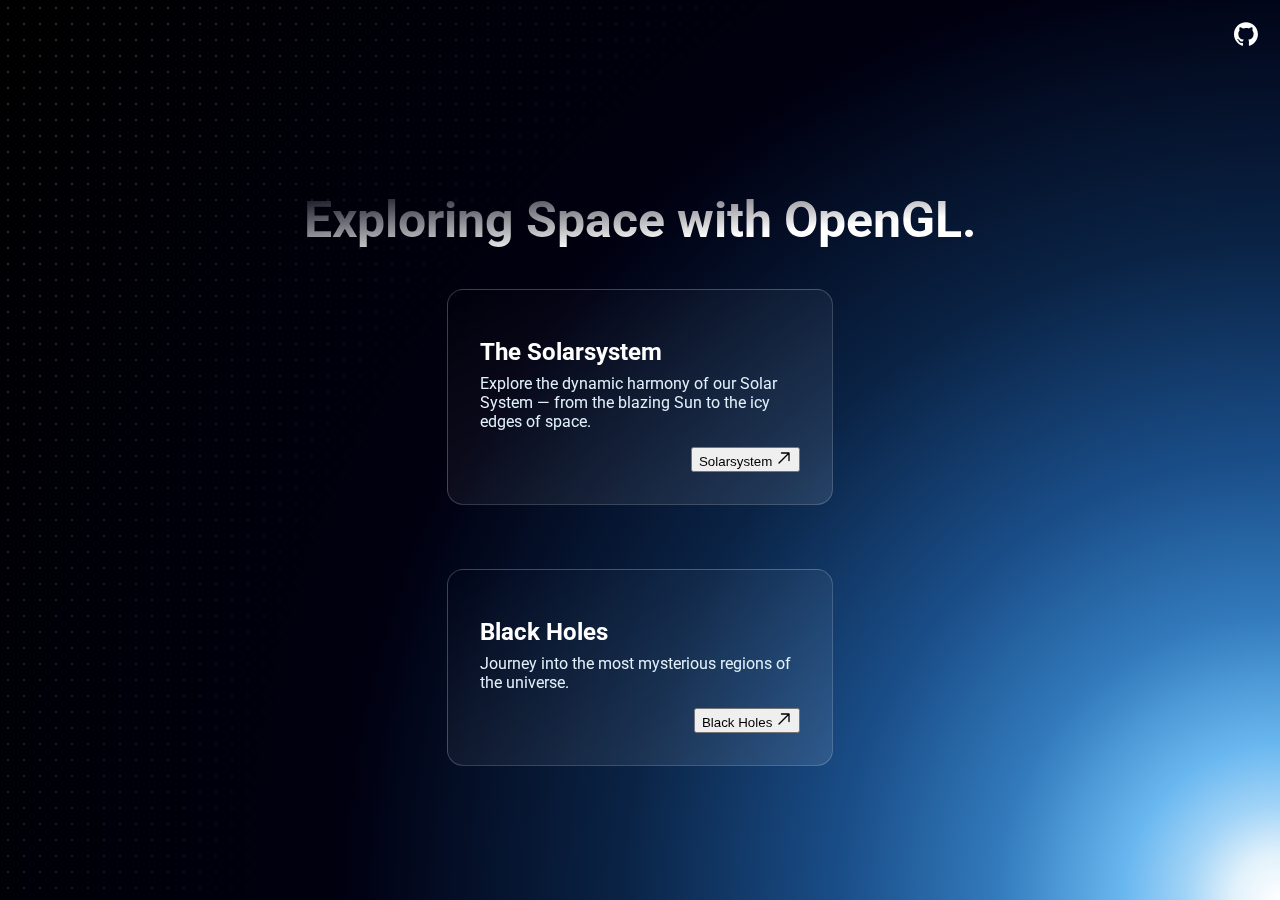
<file: index.html>
<!DOCTYPE html>
<html lang="en">
<head>
    <meta charset="UTF-8">
    <title>OpenGL Demo</title>
    <link rel="stylesheet" href="css/style.css">
    <meta name="viewport" content="width=device-width, initial-scale=1.0">
</head>
<body>
<header>
    <a class="icon-button" href="https://github.com/Adrian-Hansen-dev/opengl-space-demo"><svg class="icon" width="24" height="24" viewBox="0 0 98 96" xmlns="http://www.w3.org/2000/svg"><path fill-rule="evenodd" clip-rule="evenodd" d="M48.854 0C21.839 0 0 22 0 49.217c0 21.756 13.993 40.172 33.405 46.69 2.427.49 3.316-1.059 3.316-2.362 0-1.141-.08-5.052-.08-9.127-13.59 2.934-16.42-5.867-16.42-5.867-2.184-5.704-5.42-7.17-5.42-7.17-4.448-3.015.324-3.015.324-3.015 4.934.326 7.523 5.052 7.523 5.052 4.367 7.496 11.404 5.378 14.235 4.074.404-3.178 1.699-5.378 3.074-6.6-10.839-1.141-22.243-5.378-22.243-24.283 0-5.378 1.94-9.778 5.014-13.2-.485-1.222-2.184-6.275.486-13.038 0 0 4.125-1.304 13.426 5.052a46.97 46.97 0 0 1 12.214-1.63c4.125 0 8.33.571 12.213 1.63 9.302-6.356 13.427-5.052 13.427-5.052 2.67 6.763.97 11.816.485 13.038 3.155 3.422 5.015 7.822 5.015 13.2 0 18.905-11.404 23.06-22.324 24.283 1.78 1.548 3.316 4.481 3.316 9.126 0 6.6-.08 11.897-.08 13.526 0 1.304.89 2.853 3.316 2.364 19.412-6.52 33.405-24.935 33.405-46.691C97.707 22 75.788 0 48.854 0z" fill="currentColor"/></svg></a>
</header>
<div class="wrapper">
    <div class="homepage-content">
    <h1>Exploring Space with OpenGL.</h1>
    <div class="card-section">
        <div class="card">
            <h3>The Solarsystem</h3>
            <p>Explore the dynamic harmony of our Solar System — from the blazing Sun to the icy edges of space.</p>
            <div class="button-section">
        <button class="btn" onclick="location.href='solarsystem.html'">Solarsystem
            <svg xmlns="http://www.w3.org/2000/svg" fill="none" viewBox="0 0 24 24" stroke-width="2" stroke="currentColor" width="16" height="16">
                <path stroke-linecap="round" stroke-linejoin="round" d="m4.5 19.5 15-15m0 0H8.25m11.25 0v11.25" />
            </svg>
        </button>
            </div>
        </div>
        <div class="card">
            <h3>Black Holes</h3>
            <p>Journey into the most mysterious regions of the universe.</p>
            <div class="button-section">
        <button class="btn" onclick="location.href='blackHole.html'">Black Holes
            <svg xmlns="http://www.w3.org/2000/svg" fill="none" viewBox="0 0 24 24" stroke-width="2" stroke="currentColor" width="16" height="16">
                <path stroke-linecap="round" stroke-linejoin="round" d="m4.5 19.5 15-15m0 0H8.25m11.25 0v11.25" />
            </svg>
        </button>
            </div>
        </div>
    </div>
    </div>
</div>
<div class="dot-mask"></div>
</body>
</html>
</file>
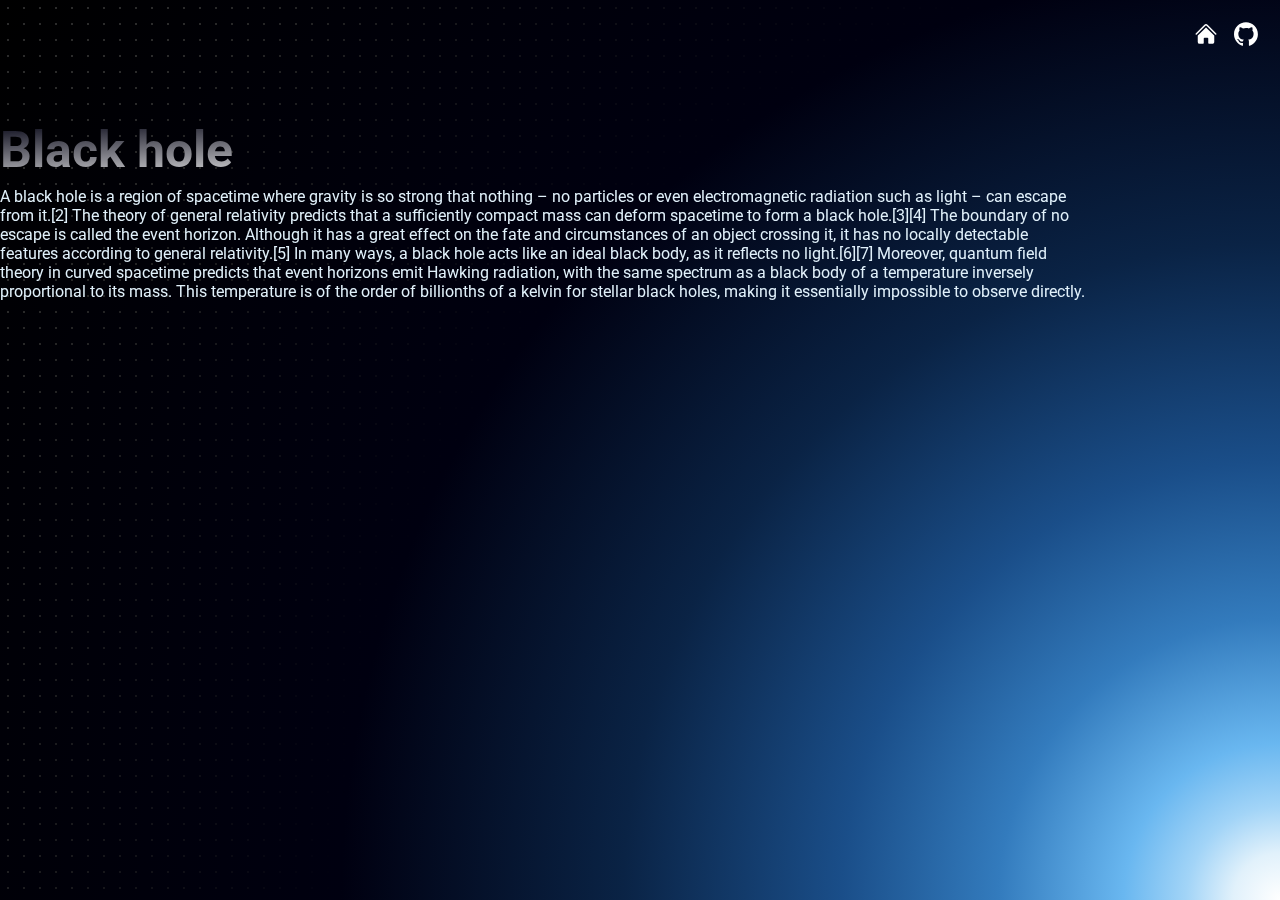
<file: blackHole.html>
<!DOCTYPE html>
<html lang="en">
<head>
    <meta charset="UTF-8">
    <title>Black Hole</title>
    <meta name="viewport" content="width=device-width, initial-scale=1.0">
    <link rel="stylesheet" href="css/style.css">
</head>
<body>
<header>
    <a class="icon-button" href="index.html"><svg height="24" width="24" xmlns="http://www.w3.org/2000/svg" viewBox="0 0 24 24" fill="currentColor" class="icon">
        <path d="M11.47 3.841a.75.75 0 0 1 1.06 0l8.69 8.69a.75.75 0 1 0 1.06-1.061l-8.689-8.69a2.25 2.25 0 0 0-3.182 0l-8.69 8.69a.75.75 0 1 0 1.061 1.06l8.69-8.689Z" />
        <path d="m12 5.432 8.159 8.159c.03.03.06.058.091.086v6.198c0 1.035-.84 1.875-1.875 1.875H15a.75.75 0 0 1-.75-.75v-4.5a.75.75 0 0 0-.75-.75h-3a.75.75 0 0 0-.75.75V21a.75.75 0 0 1-.75.75H5.625a1.875 1.875 0 0 1-1.875-1.875v-6.198a2.29 2.29 0 0 0 .091-.086L12 5.432Z" />
    </svg>
    </a>
    <a class="icon-button" href="https://github.com/Adrian-Hansen-dev/opengl-space-demo"><svg class="icon" width="24" height="24" viewBox="0 0 98 96" xmlns="http://www.w3.org/2000/svg"><path fill-rule="evenodd" clip-rule="evenodd" d="M48.854 0C21.839 0 0 22 0 49.217c0 21.756 13.993 40.172 33.405 46.69 2.427.49 3.316-1.059 3.316-2.362 0-1.141-.08-5.052-.08-9.127-13.59 2.934-16.42-5.867-16.42-5.867-2.184-5.704-5.42-7.17-5.42-7.17-4.448-3.015.324-3.015.324-3.015 4.934.326 7.523 5.052 7.523 5.052 4.367 7.496 11.404 5.378 14.235 4.074.404-3.178 1.699-5.378 3.074-6.6-10.839-1.141-22.243-5.378-22.243-24.283 0-5.378 1.94-9.778 5.014-13.2-.485-1.222-2.184-6.275.486-13.038 0 0 4.125-1.304 13.426 5.052a46.97 46.97 0 0 1 12.214-1.63c4.125 0 8.33.571 12.213 1.63 9.302-6.356 13.427-5.052 13.427-5.052 2.67 6.763.97 11.816.485 13.038 3.155 3.422 5.015 7.822 5.015 13.2 0 18.905-11.404 23.06-22.324 24.283 1.78 1.548 3.316 4.481 3.316 9.126 0 6.6-.08 11.897-.08 13.526 0 1.304.89 2.853 3.316 2.364 19.412-6.52 33.405-24.935 33.405-46.691C97.707 22 75.788 0 48.854 0z" fill="currentColor"/></svg></a>
</header>
<div class="content">
    <canvas class="canvas" id="blackHole" width="1000" height="1000"></canvas>
    <div class="information">
        <h1>Black hole</h1>
        <p>A black hole is a region of spacetime where gravity is so strong that nothing – no particles or even electromagnetic radiation such as light – can escape from it.[2] The theory of general relativity predicts that a sufficiently compact mass can deform spacetime to form a black hole.[3][4] The boundary of no escape is called the event horizon. Although it has a great effect on the fate and circumstances of an object crossing it, it has no locally detectable features according to general relativity.[5] In many ways, a black hole acts like an ideal black body, as it reflects no light.[6][7] Moreover, quantum field theory in curved spacetime predicts that event horizons emit Hawking radiation, with the same spectrum as a black body of a temperature inversely proportional to its mass. This temperature is of the order of billionths of a kelvin for stellar black holes, making it essentially impossible to observe directly.</p>
    </div>
</div>
<div class="dot-mask"></div>
<script src="scripts/matrix.js"></script>
<script src="scripts/fetch.js"></script>
<script src="scripts/blackHole.js"></script>

</body>
</html>
</file>
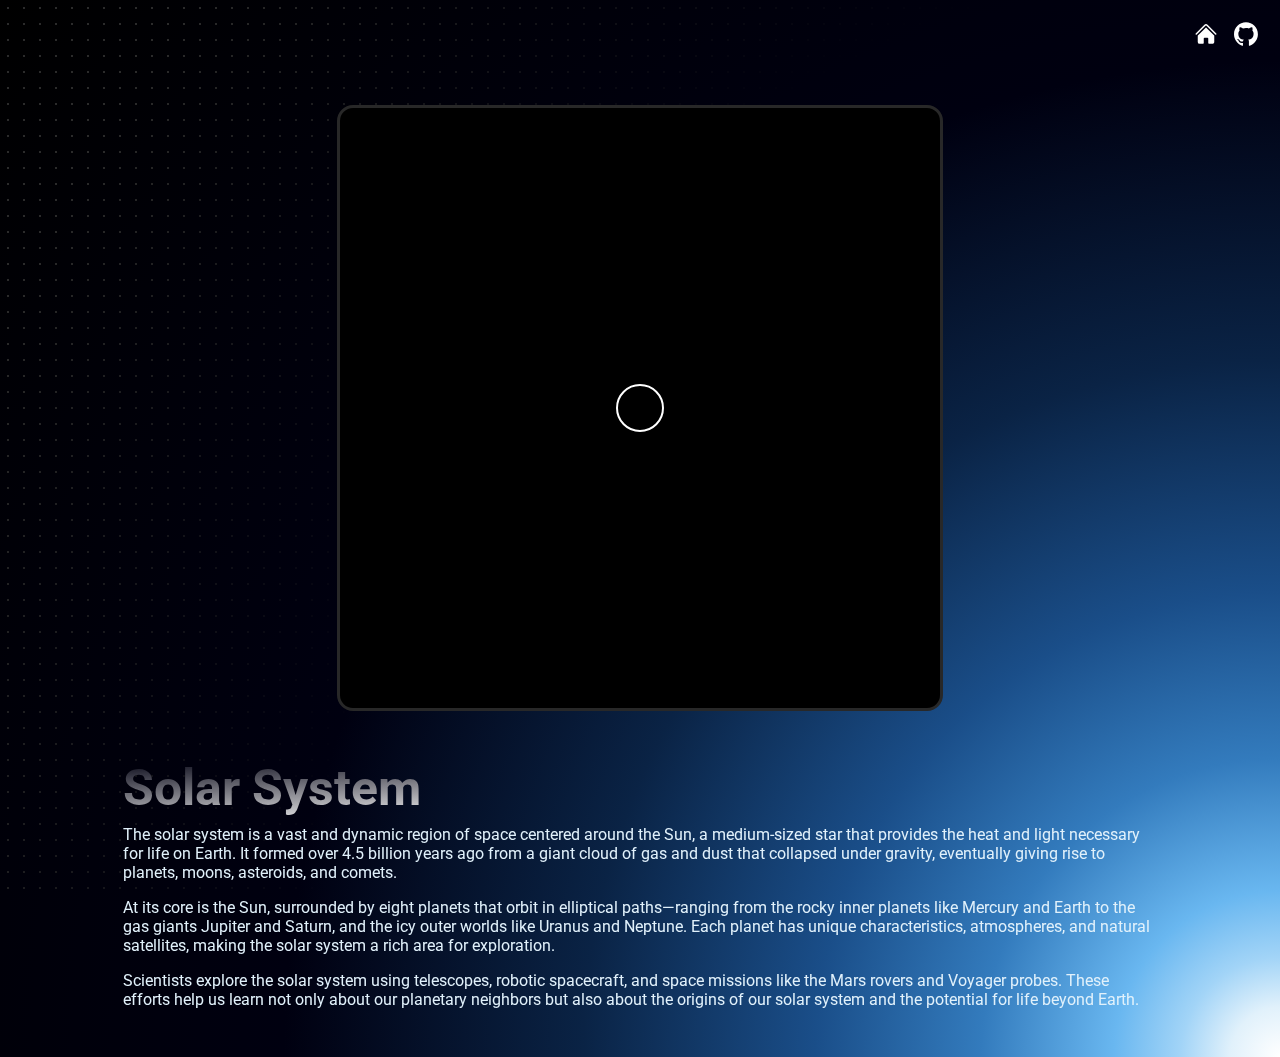
<file: solarsystem.html>
<!DOCTYPE html>
<html lang="de">
<head>
    <meta charset="UTF-8">
    <title>Solar System</title>
    <meta name="viewport" content="width=device-width, initial-scale=1.0">
    <link rel="stylesheet" href="css/style.css">

</head>
<body>
<header>
    <a class="icon-button" href="index.html"><svg height="24" width="24" xmlns="http://www.w3.org/2000/svg" viewBox="0 0 24 24" fill="currentColor" class="icon">
        <path d="M11.47 3.841a.75.75 0 0 1 1.06 0l8.69 8.69a.75.75 0 1 0 1.06-1.061l-8.689-8.69a2.25 2.25 0 0 0-3.182 0l-8.69 8.69a.75.75 0 1 0 1.061 1.06l8.69-8.689Z" />
        <path d="m12 5.432 8.159 8.159c.03.03.06.058.091.086v6.198c0 1.035-.84 1.875-1.875 1.875H15a.75.75 0 0 1-.75-.75v-4.5a.75.75 0 0 0-.75-.75h-3a.75.75 0 0 0-.75.75V21a.75.75 0 0 1-.75.75H5.625a1.875 1.875 0 0 1-1.875-1.875v-6.198a2.29 2.29 0 0 0 .091-.086L12 5.432Z" />
    </svg>
    </a>
    <a class="icon-button" href="https://github.com/Adrian-Hansen-dev/opengl-space-demo"><svg class="icon" width="24" height="24" viewBox="0 0 98 96" xmlns="http://www.w3.org/2000/svg"><path fill-rule="evenodd" clip-rule="evenodd" d="M48.854 0C21.839 0 0 22 0 49.217c0 21.756 13.993 40.172 33.405 46.69 2.427.49 3.316-1.059 3.316-2.362 0-1.141-.08-5.052-.08-9.127-13.59 2.934-16.42-5.867-16.42-5.867-2.184-5.704-5.42-7.17-5.42-7.17-4.448-3.015.324-3.015.324-3.015 4.934.326 7.523 5.052 7.523 5.052 4.367 7.496 11.404 5.378 14.235 4.074.404-3.178 1.699-5.378 3.074-6.6-10.839-1.141-22.243-5.378-22.243-24.283 0-5.378 1.94-9.778 5.014-13.2-.485-1.222-2.184-6.275.486-13.038 0 0 4.125-1.304 13.426 5.052a46.97 46.97 0 0 1 12.214-1.63c4.125 0 8.33.571 12.213 1.63 9.302-6.356 13.427-5.052 13.427-5.052 2.67 6.763.97 11.816.485 13.038 3.155 3.422 5.015 7.822 5.015 13.2 0 18.905-11.404 23.06-22.324 24.283 1.78 1.548 3.316 4.481 3.316 9.126 0 6.6-.08 11.897-.08 13.526 0 1.304.89 2.853 3.316 2.364 19.412-6.52 33.405-24.935 33.405-46.691C97.707 22 75.788 0 48.854 0z" fill="currentColor"/></svg></a>
</header>
<div class="wrapper">
<div class="content">
    <div class="loader-canvas" id="loader-canvas"><span class="loader" ></span></div>
    <canvas class="canvas" id="solarsystem" height="1000" width="1000"></canvas>
    <section class="information">
        <h1>Solar System</h1>
        <p>
            The solar system is a vast and dynamic region of space centered around the Sun, a medium-sized star that provides the heat and light necessary for life on Earth. It formed over 4.5 billion years ago from a giant cloud of gas and dust that collapsed under gravity, eventually giving rise to planets, moons, asteroids, and comets.
        </p>
        <p>
            At its core is the Sun, surrounded by eight planets that orbit in elliptical paths—ranging from the rocky inner planets like Mercury and Earth to the gas giants Jupiter and Saturn, and the icy outer worlds like Uranus and Neptune. Each planet has unique characteristics, atmospheres, and natural satellites, making the solar system a rich area for exploration.
        </p>
        <p>
            Scientists explore the solar system using telescopes, robotic spacecraft, and space missions like the Mars rovers and Voyager probes. These efforts help us learn not only about our planetary neighbors but also about the origins of our solar system and the potential for life beyond Earth.
        </p>
    </section>
</div>
</div>
<div class="dot-mask"></div>

<script src="scripts/matrix.js"></script>
<script src="scripts/fetch.js"></script>
<script src="scripts/solarsystem.js"></script>

</body>
</html>
</file>
<file: css/style.css>
@import url('https://fonts.googleapis.com/css2?family=Roboto&display=swap');


html, body {
    margin: 0;
    font-family: 'Roboto', sans-serif;
    color: white;
}

body{
    min-height: 100vh;
    display: flex;
    flex-direction: column;
    background: radial-gradient(circle at right bottom,
    #ffffff 0%,
    #e1f1fb 3%,
    #a2d4f7 6%,
    #69b7f0 10%,
    #337bbd 18%,
    #1a4e89 28%,
    #0a2345 42%,
    #000010 60%,
    #000000 100%
    );
}

.dot-mask {
    position: fixed;
    top: 0;
    left: 0;
    bottom: 0;
    width: 100%;
    height: 100%;
    z-index: -1;
    inset: 0;
    background-image: radial-gradient(#2b2b2b  1px, transparent 1px);
    background-size: 16px 16px;
    -webkit-mask-image: radial-gradient(circle at right bottom,
    transparent 0%,
    transparent 32%,
    #000 48%,
    #000 100%
    );
    mask-image: radial-gradient(circle at right bottom,
    transparent 0%,
    transparent 60%,
    #000 90%,
    #000 100%
    );
}

header {
    width: 100%;
    height: fit-content;
    display: flex;
    justify-content: end;
    gap: 1rem;
    align-items: center;
    padding: 1.4em;
    box-sizing: border-box;
}

.wrapper{
    flex: 1;
    display: flex;
    justify-content: center;
    align-items: center;
    padding: 2rem;
    box-sizing: border-box;
}

.homepage-content{
    display: flex;
    flex-direction: column;
    justify-content: center;
    align-items: center;
    text-align: center;
}

.card-section{
    display: flex;
    flex-direction: row;
}

.card{
    display: flex;
    flex-direction: column;
    align-items: start;
    justify-content: space-between;
    text-align: start;
    border: solid 1px rgba(255, 255, 255, 20%);
    border-radius: 1rem;
    padding: 2rem;
    margin: 2rem;
    max-width: 20rem;
    background: linear-gradient(to left top, rgba(255, 255, 255, 10%), transparent);


}

.button-section{
    display: flex;
    justify-content: end;
    width: 100%;
    gap: 0.2em;
}

.content{
    display: flex;
    flex-direction: row;
    justify-items: center;
    height: 100%;
    align-items: center;
    max-width: 85%;
}

.canvas-container{
    display: flex;
    flex-direction: column;
    justify-items: end;
}

.canvas{
    border-radius: 1rem;
    display: none;
    max-width: 600px;
    max-height: 600px;
    border: solid rgb(40, 40, 40);
    aspect-ratio: 1 / 1;
    position: relative;
}

.loader-canvas{
    border-radius: 1rem;
    display: flex;
    justify-content: center;
    align-items: center;
    width: 600px;
    height: 600px;
    border: solid rgb(40, 40, 40);
    aspect-ratio: 1 / 1;
    position: relative;
    background: black;
}

.information{
    display: flex;
    padding: 2rem;
    flex-direction: column;
    justify-content: center;
}

@media (max-width: 80rem) {
    .card-section{
        flex-direction: column;
    }
    .content{
        flex-direction: column;
    }
    .canvas {
        width: 100%;
        height: 100%;
    }

    .information{
        padding: 2rem 0 0 0;
    }
}

@media (max-width: 800px) {

    .loader-canvas{
        width: 100%;
        height: 100%;
    }
}


h1{
    background: linear-gradient(to left top, white 30%, #000010 100%);
    color: transparent;
    background-clip: text;
    margin: 1rem 0 0.5rem;
    font-size: 50px;
}

h3{
    font-size: 24px;
    margin: 1rem 0 0.5rem;
}

p{
    margin: 0 0 1rem 0 ;
    color: #e1f1fb;
}

.icon {
    color: white;
}

a:hover .icon {
    color: #999;
}

/* From Uiverse.io by Allyhere */
.btn-primary {
    --clr-font-main: hsla(0 0% 20% / 100);
    --btn-bg-1: hsla(194 100% 69% / 1);
    --btn-bg-2: hsla(217 100% 56% / 1);
    --btn-bg-color: hsla(360 100% 100% / 1);
    --radii: 0.5em;
    display: flex;
    align-items: center;
    gap: 0.4rem;
    cursor: pointer;
    padding: 0.9em 1.4em;
    min-width: 120px;
    min-height: 44px;
    font-size: 1rem;
    font-weight: 500;
    transition: 0.8s;
    background-size: 280% auto;
    background-image: linear-gradient(
            325deg,
            var(--btn-bg-2) 0%,
            var(--btn-bg-1) 55%,
            var(--btn-bg-2) 90%
    );
    border: none;
    border-radius: var(--radii);
    color: var(--btn-bg-color);
    box-shadow:
            0 0 20px rgba(71, 184, 255, 0.5),
            0 5px 5px -1px rgba(58, 125, 233, 0.25),
            inset 4px 4px 8px rgba(175, 230, 255, 0.5),
            inset -4px -4px 8px rgba(19, 95, 216, 0.35);
}

.btn-primary:hover {
    background-position: right top;
}

.btn-primary:is(:focus, :focus-visible, :active) {
    outline: none;
    box-shadow:
            0 0 0 3px var(--btn-bg-color),
            0 0 0 6px var(--btn-bg-2);
}

@media (prefers-reduced-motion: reduce) {
    .btn-primary {
        transition: linear;
    }
}

/* From Uiverse.io by Allyhere END */

.btn-primary:hover {
    color: #fff;
    text-shadow:
            0 0 7px #fff,
            0 0 10px #fff,
            0 0 21px #fff,
            0 0 42px #0fa
}

.btn-primary:active{
    color: #fff;
    text-shadow:
            0 0 7px #fff,
            0 0 10px #fff,
            0 0 21px #fff,
            0 0 42px #0fa
}

.btn-secondary{
    text-align: center;
    cursor: pointer;
    padding: 0.4em 0.6em;
    margin: 0.4em 0;
    font-size: 1rem;
    font-weight: 500;
    background: rgba(0, 0, 0, 0.2);
    border: solid 0.1rem darkgray;
    border-radius: 0.5em;
}

.btn-secondary:hover{
    background: rgba(0, 0, 0, 0.3);

    svg{
        color: gray;
    }

}

.loader {
    width: 48px;
    height: 48px;
    border-radius: 50%;
    position: relative;
    animation: rotate 1s linear infinite
}
.loader::before {
    content: "";
    box-sizing: border-box;
    position: absolute;
    inset: 0;
    border-radius: 50%;
    border: 2px solid #FFF;
    animation: prixClipFix 2s linear infinite ;
}

@keyframes rotate {
    100%   {transform: rotate(360deg)}
}

@keyframes prixClipFix {
    0%   {clip-path:polygon(50% 50%,0 0,0 0,0 0,0 0,0 0)}
    25%  {clip-path:polygon(50% 50%,0 0,100% 0,100% 0,100% 0,100% 0)}
    50%  {clip-path:polygon(50% 50%,0 0,100% 0,100% 100%,100% 100%,100% 100%)}
    75%  {clip-path:polygon(50% 50%,0 0,100% 0,100% 100%,0 100%,0 100%)}
    100% {clip-path:polygon(50% 50%,0 0,100% 0,100% 100%,0 100%,0 0)}
}
</file>
